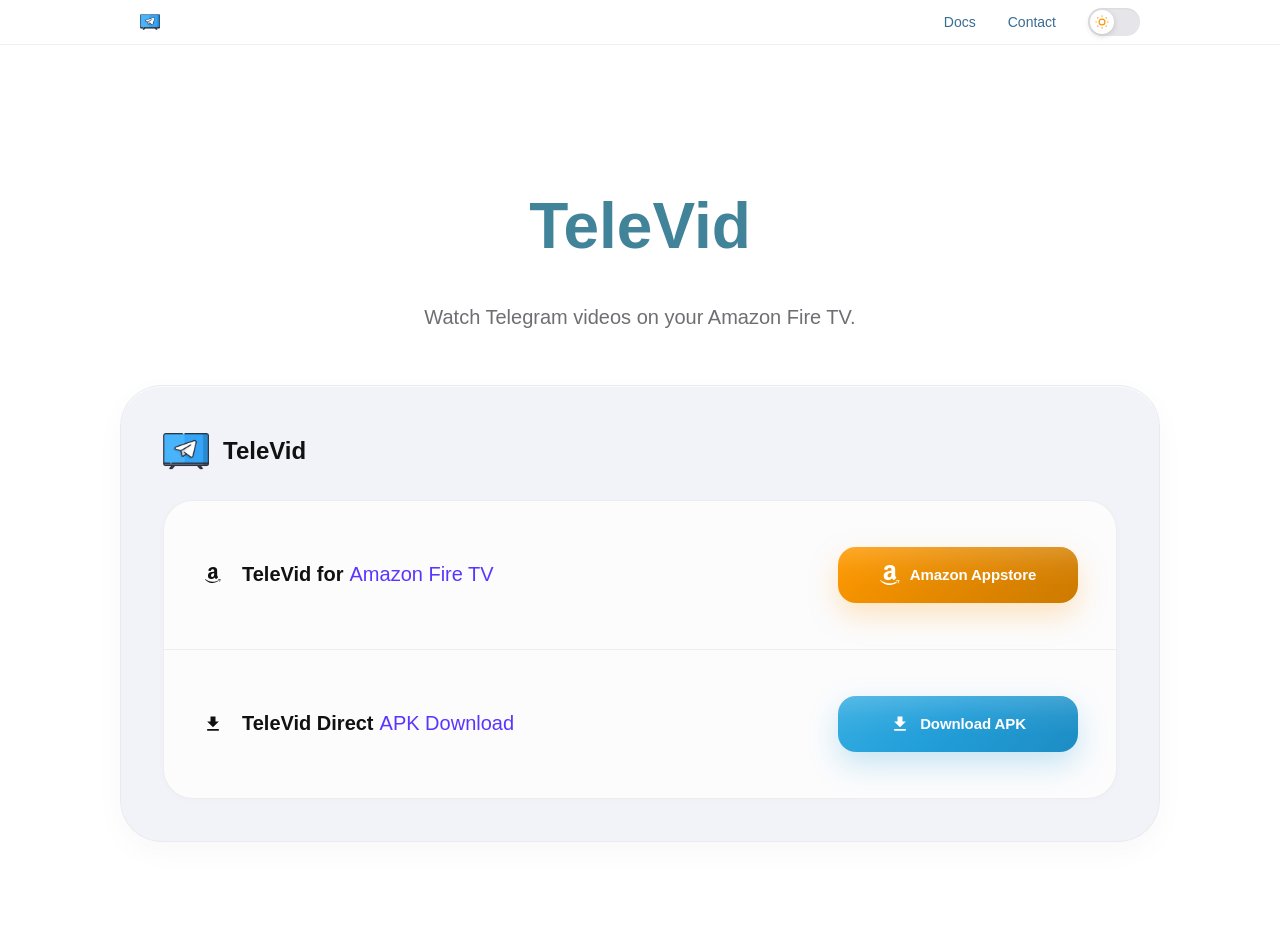
<file: index.html>
<!doctype html>
<html lang="en">
  <head>
    <meta charset="UTF-8" />
    <meta name="viewport" content="width=device-width, initial-scale=1.0" />
    <link rel="stylesheet" href="assets/css/main.css" />
    <link rel="icon" type="image/svg+xml" href="/assets/images/logo.png">
    <link rel="icon" type="image/png" sizes="32x32" href="/assets/images/favicon.png">
    <title>TeleVid</title>
  </head>

  <body>
    <nav class="navbar" id="navbar"></nav>
    <div id="main">
      <h1>TeleVid</h1>
      <p class="subtitle">Watch Telegram videos on your Amazon Fire TV.</p>
      <div class="download-shell">
        <div class="download-shell-header">
          <img src="assets/images/logo.png" alt="TeleVid Logo">
          <span>TeleVid</span>
        </div>

        <div class="download-card">

          <!-- AMAZON -->

          <div class="download-row">

            <div class="download-left">

              <div class="download-platform-icon">
                <svg xmlns="http://www.w3.org/2000/svg" width="16" height="16" fill="currentColor" class="bi bi-amazon" viewBox="0 0 16 16">
                  <path d="M10.813 11.968c.157.083.36.074.5-.05l.005.005a90 90 0 0 1 1.623-1.405c.173-.143.143-.372.006-.563l-.125-.17c-.345-.465-.673-.906-.673-1.791v-3.3l.001-.335c.008-1.265.014-2.421-.933-3.305C10.404.274 9.06 0 8.03 0 6.017 0 3.77.75 3.296 3.24c-.047.264.143.404.316.443l2.054.22c.19-.009.33-.196.366-.387.176-.857.896-1.271 1.703-1.271.435 0 .929.16 1.188.55.264.39.26.91.257 1.376v.432q-.3.033-.621.065c-1.113.114-2.397.246-3.36.67C3.873 5.91 2.94 7.08 2.94 8.798c0 2.2 1.387 3.298 3.168 3.298 1.506 0 2.328-.354 3.489-1.54l.167.246c.274.405.456.675 1.047 1.166ZM6.03 8.431C6.03 6.627 7.647 6.3 9.177 6.3v.57c.001.776.002 1.434-.396 2.133-.336.595-.87.961-1.465.961-.812 0-1.286-.619-1.286-1.533M.435 12.174c2.629 1.603 6.698 4.084 13.183.997.28-.116.475.078.199.431C13.538 13.96 11.312 16 7.57 16 3.832 16 .968 13.446.094 12.386c-.24-.275.036-.4.199-.299z"/>
                  <path d="M13.828 11.943c.567-.07 1.468-.027 1.645.204.135.176-.004.966-.233 1.533-.23.563-.572.961-.762 1.115s-.333.094-.23-.137c.105-.23.684-1.663.455-1.963-.213-.278-1.177-.177-1.625-.13l-.09.009q-.142.013-.233.024c-.193.021-.245.027-.274-.032-.074-.209.779-.556 1.347-.623"/>
                </svg>
              </div>

              <div class="download-platform-text">
                <span class="primary-text">TeleVid for</span>
                <span class="secondary-text">Amazon Fire TV</span>
              </div>

            </div>

            <a href="#" class="download-btn amazon-btn">
              <svg xmlns="http://www.w3.org/2000/svg" width="16" height="16" fill="currentColor" class="bi bi-amazon" viewBox="0 0 16 16">
                <path d="M10.813 11.968c.157.083.36.074.5-.05l.005.005a90 90 0 0 1 1.623-1.405c.173-.143.143-.372.006-.563l-.125-.17c-.345-.465-.673-.906-.673-1.791v-3.3l.001-.335c.008-1.265.014-2.421-.933-3.305C10.404.274 9.06 0 8.03 0 6.017 0 3.77.75 3.296 3.24c-.047.264.143.404.316.443l2.054.22c.19-.009.33-.196.366-.387.176-.857.896-1.271 1.703-1.271.435 0 .929.16 1.188.55.264.39.26.91.257 1.376v.432q-.3.033-.621.065c-1.113.114-2.397.246-3.36.67C3.873 5.91 2.94 7.08 2.94 8.798c0 2.2 1.387 3.298 3.168 3.298 1.506 0 2.328-.354 3.489-1.54l.167.246c.274.405.456.675 1.047 1.166ZM6.03 8.431C6.03 6.627 7.647 6.3 9.177 6.3v.57c.001.776.002 1.434-.396 2.133-.336.595-.87.961-1.465.961-.812 0-1.286-.619-1.286-1.533M.435 12.174c2.629 1.603 6.698 4.084 13.183.997.28-.116.475.078.199.431C13.538 13.96 11.312 16 7.57 16 3.832 16 .968 13.446.094 12.386c-.24-.275.036-.4.199-.299z"/>
                <path d="M13.828 11.943c.567-.07 1.468-.027 1.645.204.135.176-.004.966-.233 1.533-.23.563-.572.961-.762 1.115s-.333.094-.23-.137c.105-.23.684-1.663.455-1.963-.213-.278-1.177-.177-1.625-.13l-.09.009q-.142.013-.233.024c-.193.021-.245.027-.274-.032-.074-.209.779-.556 1.347-.623"/>
              </svg>

              Amazon Appstore
            </a>

          </div>

          <!-- APK -->

          <div class="download-row">

            <div class="download-left">

              <div class="download-platform-icon">
                <svg viewBox="0 0 24 24"
                    width="20"
                    height="20"
                    fill="currentColor">
                  <path d="M19 9h-4V3H9v6H5l7 7 7-7zM5 18v2h14v-2H5z"/>
                </svg>
              </div>

              <div class="download-platform-text">
                <span class="primary-text">TeleVid Direct</span>
                <span class="secondary-text">APK Download</span>
              </div>

            </div>

            <a href="#" class="download-btn direct-btn">
              <svg viewBox="0 0 24 24"
                  width="20"
                  height="20"
                  fill="currentColor">
                <path d="M19 9h-4V3H9v6H5l7 7 7-7zM5 18v2h14v-2H5z"/>
              </svg>

              Download APK
            </a>

          </div>

        </div>

      </div>
    </div>
    <script src="assets/js/script.js"></script>
    <script src="assets/js/load-nav.js"></script>
  </body>
</html>
</file>
<file: assets/css/main.css>
body {
  margin: 0;
  height: 100vh;
  display: flex;
  justify-content: center;
  align-items: center;
  padding-top: 44px;
  font-family: -apple-system, BlinkMacSystemFont, "Segoe UI", sans-serif;
}

h1 {
  color: rgba(55, 124, 146, 0.95);
  font-size: 64px;
  font-weight: 600;
}

#main {
  text-align: center;
}

.subtitle {
  font-size: 20px;
  margin-top: 16px;
  color: #6e6e73;
}

/* NAVBAR */

.navbar {
  position: fixed;
  top: 0;
  width: 100%;
  height: 44px;

  background: rgba(255, 255, 255, 0.85);
  backdrop-filter: blur(24px);

  border-bottom: 1px solid rgba(0, 0, 0, 0.06);

  display: flex;
  justify-content: center;
  z-index: 1000;

  transition: background 0.3s ease, box-shadow 0.3s ease;
}

.navbar.scrolled {
  background: rgba(255, 255, 255, 0.95);
  box-shadow: 0 6px 24px rgba(0, 0, 0, 0.06);
}

.nav-container {
  width: 100%;
  max-width: 1000px;
  display: flex;
  justify-content: space-between;
  align-items: center;
  padding: 0 20px;
}

.logo {
  font-size: 16px;
  font-weight: 600;
}

.nav-links {
  list-style: none;
  display: flex;
  gap: 32px;
  margin: 0;
  padding: 0;
}

.nav-links a:hover {
  opacity: 0.6;
}

/* DROPDOWN */

.has-dropdown {
  position: relative;
}

.nav-links li {
  height: 44px;
  display: flex;
  align-items: center;
}

.dropdown {
  position: absolute;
  top: 100%;
  left: 50%;
  transform: translateX(-50%) translateY(8px) scale(0.98);
  background: rgba(255, 255, 255, 0.95);
  backdrop-filter: blur(30px);
  border-radius: 16px;
  padding: 16px 24px;
  display: flex;
  flex-direction: column;
  gap: 12px;
  min-width: 200px;
  opacity: 0;
  pointer-events: none;
  transition: opacity 0.25s ease, transform 0.25s ease;
  box-shadow: 0 20px 40px rgba(0,0,0,0.08);
  transition-delay: 0.1s;
}

.has-dropdown:hover .dropdown {
  opacity: 1;
  transform: translateX(-50%) translateY(0) scale(1);
  pointer-events: auto;
  transition-delay: 0s;
}

/* LOGO */
.logo-link {
  text-decoration: none;
  color: #1d1d1f;
  font-size: 16px;
  font-weight: 600;
  transition: opacity 0.2s ease;
}

.logo-link:hover {
  opacity: 0.7;
}

.logo img {
  height: 20px;
  width: auto;
  display: block;
  transition: opacity 0.2s ease;
}

.logo a:hover img {
  opacity: 0.75;
}

/* Links Underline */

.nav-links a {
  position: relative;
  text-decoration: none;
  font-size: 14px;
  color: rgba(55.8936, 108.64, 146.988, 183.813);
  transition: opacity 0.2s ease;
}

.nav-links a::after {
  content: "";
  position: absolute;
  left: 0;
  bottom: -6px;
  width: 0%;
  height: 1px;
  background: #1d1d1f;
  transition: width 0.25s ease;
}

.nav-links a:hover::after {
  width: 100%;
}

/*  */
.theme-toggle {
  background: transparent;
  border: none;
  cursor: pointer;
  padding: 0;
  margin: 0;
  width: 52px;
  height: 28px;
  border-radius: 100px;
  position: relative;
}

.toggle-track {
  position: relative;
  width: 100%;
  height: 100%;
  background: #e5e5ea;
  border-radius: 100px;
  transition: background 0.3s cubic-bezier(0.4, 0, 0.2, 1);
  box-shadow: inset 0 1px 2px rgba(0, 0, 0, 0.05);
}

.toggle-thumb {
  position: absolute;
  top: 2px;
  left: 2px;
  width: 24px;
  height: 24px;
  background: white;
  border-radius: 50%;
  transition: transform 0.4s cubic-bezier(0.4, 0, 0.2, 1);
  box-shadow: 0 2px 6px rgba(0, 0, 0, 0.15);
  display: flex;
  align-items: center;
  justify-content: center;
}

.sun-icon, .moon-icon {
  position: absolute;
  transition: opacity 0.3s ease, transform 0.3s ease;
}

.sun-icon {
  opacity: 1;
  transform: scale(1);
  color: #ff9500;
}

.moon-icon {
  opacity: 0;
  transform: scale(0.5);
  color: #5856d6;
}

.theme-toggle:hover .toggle-track {
  filter: brightness(0.97);
}

.theme-toggle:active .toggle-thumb {
  transform: scale(0.95);
}

body.dark {
  background: #000000;
}

body.dark .navbar {
  background: rgba(0, 0, 0, 0.85);
  backdrop-filter: blur(24px);
  border-bottom: 1px solid rgba(55, 124, 146, 0.3);
}

body.dark .navbar.scrolled {
  background: rgba(0, 0, 0, 0.95);
}

body.dark .nav-links a {
  color: rgba(55, 124, 146, 0.95);
}

body.dark .nav-links a::after {
  background: rgba(55, 124, 146, 0.9);
}

body.dark .dropdown {
  background: rgba(20, 20, 20, 0.95);
  backdrop-filter: blur(30px);
}

body.dark .dropdown a {
  color: rgba(55, 124, 146, 0.9);
}

body.dark .subtitle {
  color: #8e8e93;
}

body.dark .toggle-track {
  background: #3a3a3c;
}

body.dark .moon-icon {
  color: #5856d6;
}

body.dark .logo a img {
  filter: brightness(0.9);
}

body.dark h1 {
  color: rgba(55, 124, 146, 0.95);
}

/* DOWNLOAD Section - Opera Style */
.download-buttons {
    display: flex;
    justify-content: center;
    gap: 20px;
    margin-top: 48px;
    flex-wrap: wrap;
}

.download-btn {
    position: relative;
    overflow: hidden;

    border: none;
    cursor: pointer;

    height: 56px;
    padding: 0 30px;

    border-radius: 18px;

    display: inline-flex;
    align-items: center;
    justify-content: center;
    gap: 10px;

    font-family:
        Inter,
        -apple-system,
        BlinkMacSystemFont,
        sans-serif;

    font-size: 15px;
    font-weight: 600;

    letter-spacing: -0.1px;

    text-decoration: none;

    color: white;

    transition:
        filter .25s ease,
        box-shadow .25s ease,
        background .25s ease;

    box-shadow:
        0 4px 14px rgba(0,0,0,0.10),
        inset 0 1px 0 rgba(255,255,255,0.06);

    -webkit-font-smoothing: antialiased;

    min-width: 180px;
}

.download-btn::before {
    content: "";
    position: absolute;
    inset: 0;

    background:
        linear-gradient(
            to bottom,
            rgba(255,255,255,0.16) 0%,
            rgba(255,255,255,0.04) 38%,
            transparent 70%
        );

    pointer-events: none;
    border-radius: inherit;
}

.download-btn::after {
    content: "";
    position: absolute;
    top: 0;
    left: 50%;
    transform: translateX(-50%);
    width: 0%;
    height: 100%;
    background: radial-gradient(ellipse at center, rgba(255, 255, 255, 0.2) 0%, rgba(255, 255, 255, 0.1) 35%, transparent 75%);
    transition: width 0.75s cubic-bezier(0.22, 1, 0.36, 1);
    pointer-events: none;
    border-radius: 34px;
    filter: blur(20px);
}

.download-btn:hover::after {
    width: 170%;
}

.download-btn:active {
    filter: brightness(0.98);
}

.amazon-btn {
    background: linear-gradient(135deg, #FF9900 0%, #e68a00 45%, #cc7a00 100%);
    color: #FFFFFF;
    box-shadow: 0 12px 30px rgba(255, 153, 0, 0.25);
}

.direct-btn {
    background:
        linear-gradient(
            135deg,
            #37AEE2 0%,
            #229ED9 45%,
            #1D8DC3 100%
        );

    color: #FFFFFF;

    box-shadow:
        0 12px 30px rgba(34, 158, 217, 0.25);
}

.amazon-btn:hover,
.direct-btn:hover {
    filter: brightness(1.04);
}

.download-btn svg {
    width: 20px;
    height: 20px;
    position: relative;
    z-index: 2;
}

.download-btn span {
    position: relative;
    z-index: 2;
}

body.dark .amazon-btn {
    background: linear-gradient(135deg, #FF9900 0%, #e68a00 45%, #cc7a00 100%);
    box-shadow: none;
}

body.dark .direct-btn {
    background: linear-gradient(135deg, #4A9AB5 0%, #377C92 45%, #2a6275 100%);
    box-shadow: none;
}

/* OPERA LAYOUT */
.download-shell {
    width: calc(100vw - 240px);
    max-width: 1040px;
    min-width: 0;

    margin-top: 56px;

    background: #f1f3f8;

    border-radius: 42px;

    padding: 42px;

    box-sizing: border-box;

    border: 1px solid rgba(0,0,0,0.035);

    box-shadow:
        inset 0 1px 0 rgba(255,255,255,0.7),
        0 10px 30px rgba(0,0,0,0.03);
}

.download-shell-header {
    display: flex;
    align-items: center;
    gap: 14px;

    margin-bottom: 26px;
}

.download-shell-header img {
    width: 46px;
    height: 46px;
    object-fit: contain;
}

.download-shell-header span {
    font-size: 24px;
    font-weight: 600;
    color: #111;
}

.download-card {
    background: #fcfcfd;

    border-radius: 30px;

    overflow: hidden;

    border: 1px solid rgba(0,0,0,0.06);

    box-shadow:
        0 2px 8px rgba(0,0,0,0.015);
}

/* ROWS */

.download-row {
    display: flex;
    align-items: center;
    justify-content: space-between;

    min-height: 148px;

    padding: 0 38px;

    border-bottom: 1px solid rgba(0,0,0,0.06);
}

.download-row:last-child {
    border-bottom: none;
}

/* LEFT */

.download-left {
    display: flex;
    align-items: center;

    gap: 18px;
}

.download-platform-icon {
    width: 22px;
    height: 22px;

    display: flex;
    align-items: center;
    justify-content: center;

    color: #111;
}

.download-platform-text {
    display: flex;
    align-items: baseline;

    gap: 6px;

    font-size: 20px;
}

.primary-text {
    font-weight: 700;
    color: #111;
}

.secondary-text {
    font-weight: 500;
    color: #5a35ff;
}

/* spacing exactly like opera */

.download-row .download-btn {
    margin-left: 20px;
}

/* DARK MODE */

body.dark .download-shell {
    background: #111214;

    border: 1px solid rgba(255,255,255,0.04);

    box-shadow:
        0 10px 30px rgba(0,0,0,0.28);
}

body.dark .download-card {
    background: #18191c;
    border-color: rgba(255,255,255,0.05);
}

body.dark .download-row {
    border-bottom-color: rgba(255,255,255,0.06);
}

body.dark .primary-text,
body.dark .download-platform-icon,
body.dark .download-shell-header span {
    color: white;
}
</file>
